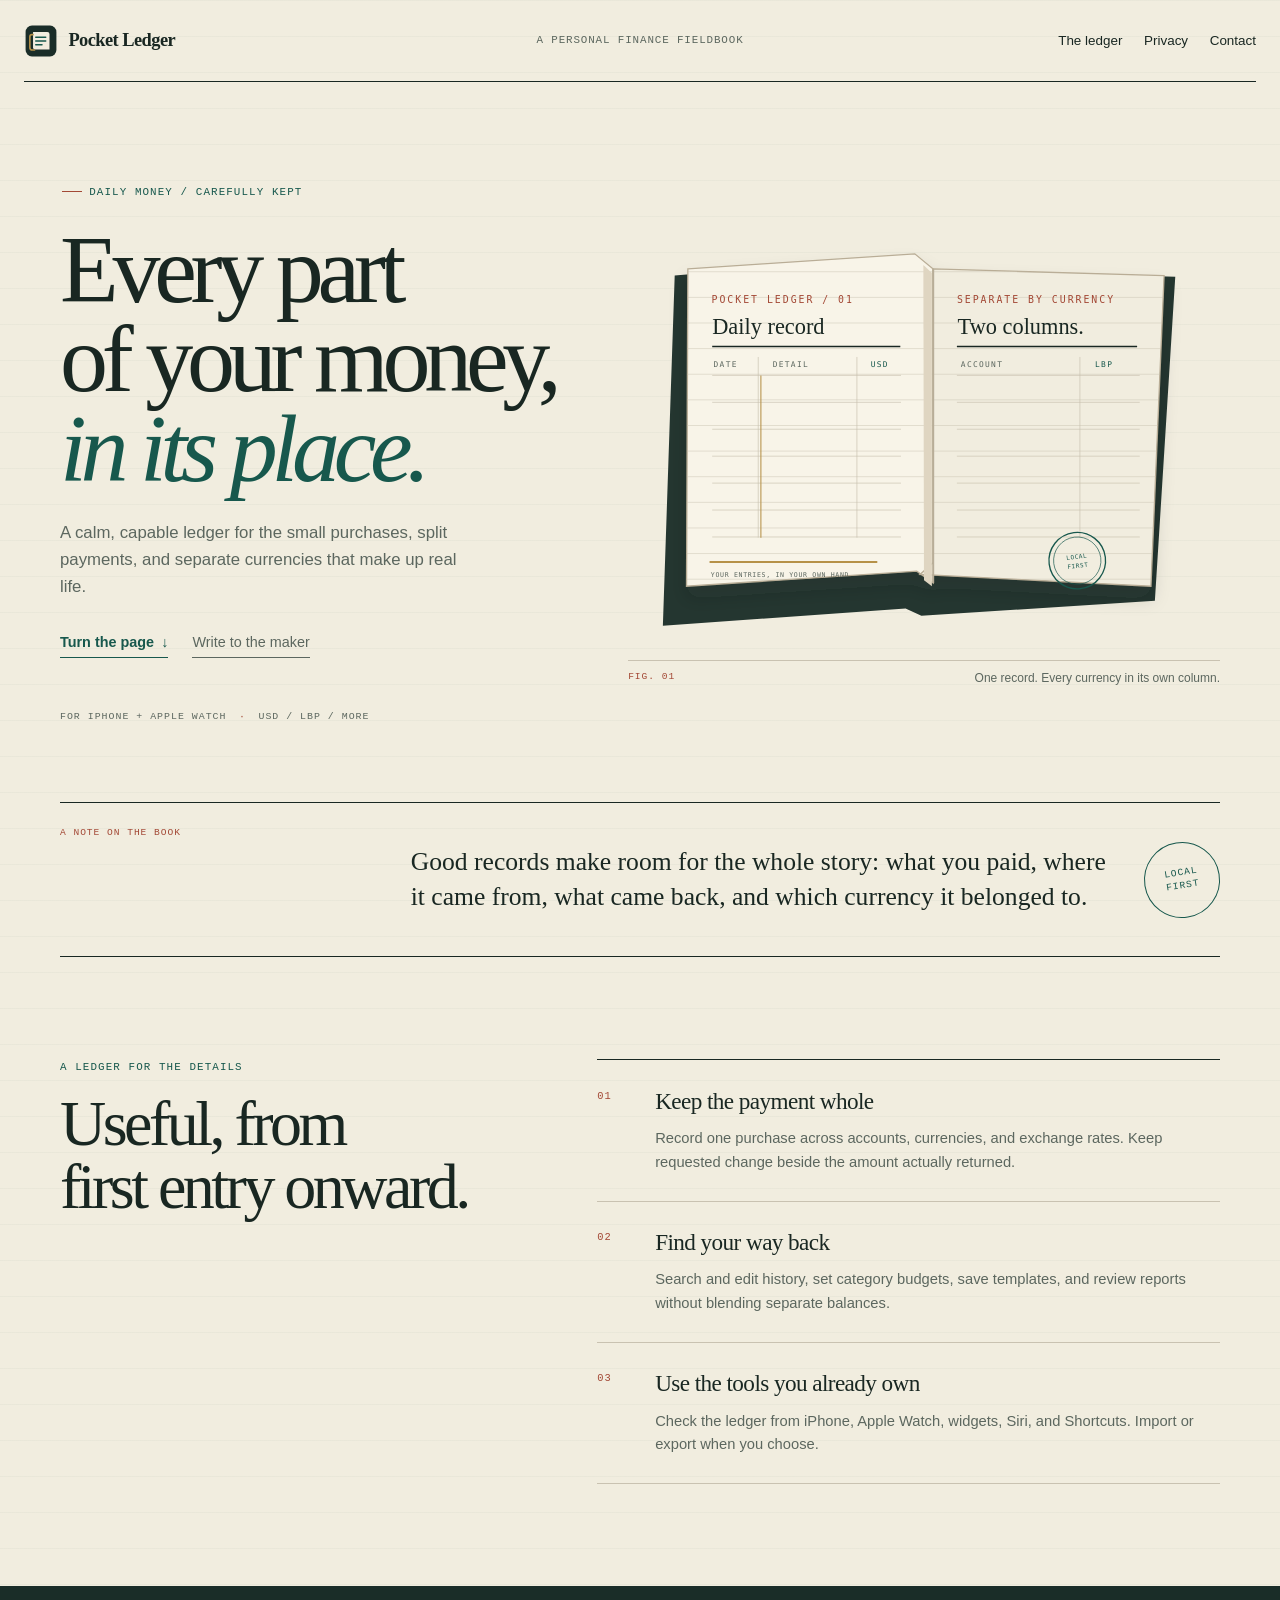
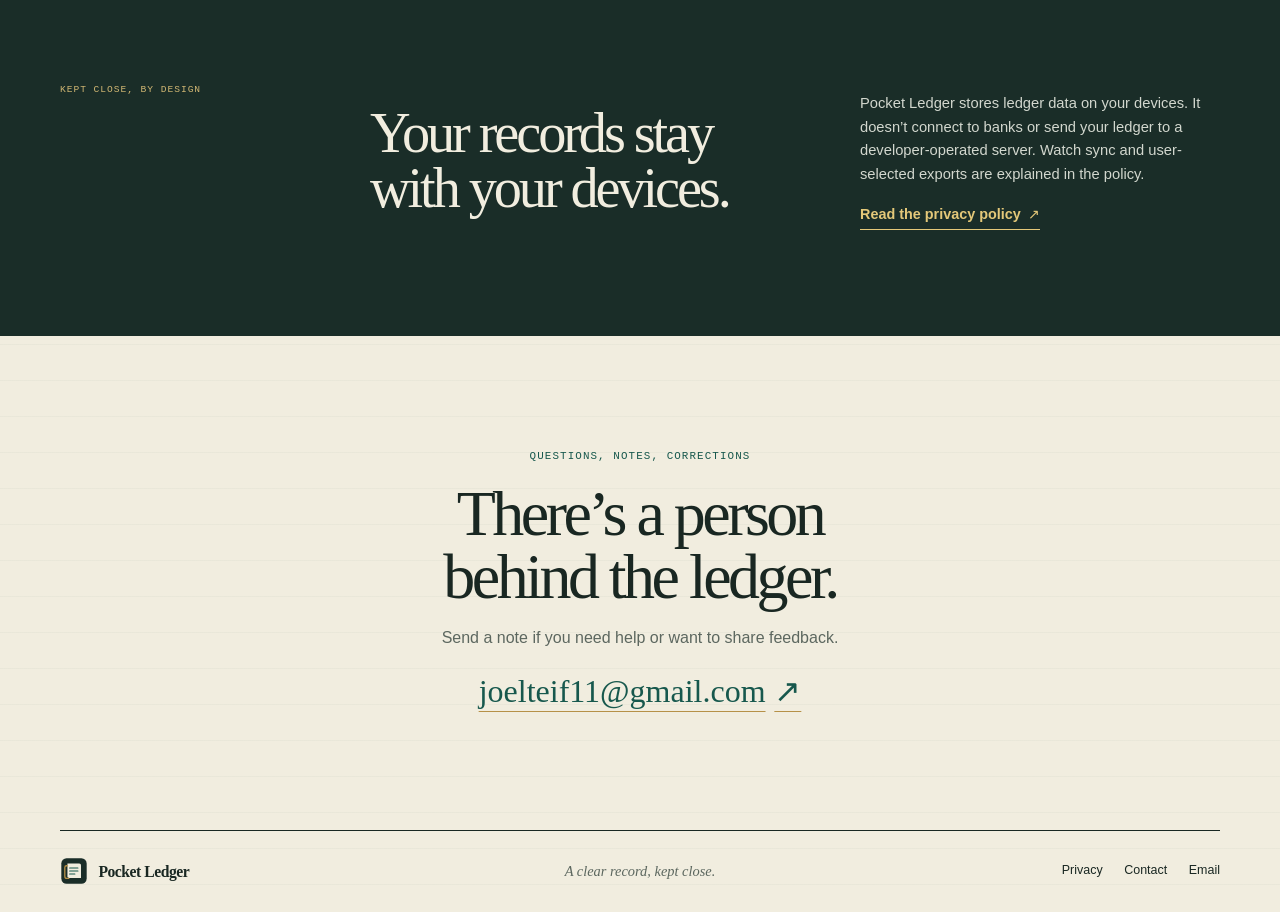
<file: docs/index.html>
<!doctype html>
<html lang="en">
  <head>
    <meta charset="utf-8">
    <meta name="viewport" content="width=device-width, initial-scale=1">
    <meta name="theme-color" content="#f1eddf">
    <meta name="description" content="Pocket Ledger is a local-first personal finance ledger for iPhone and Apple Watch. Keep accounts, spending, and receipts in one clear record.">
    <title>Pocket Ledger — A clear record of your money</title>
    <link rel="stylesheet" href="./styles.css">
    <link rel="icon" href="./mark.svg" type="image/svg+xml">
  </head>
  <body>
    <a class="skip-link" href="#main">Skip to content</a>
    <header class="masthead">
      <a class="wordmark" href="./" aria-label="Pocket Ledger home">
        <img src="./mark.svg" alt="" width="34" height="34">
        <span>Pocket Ledger</span>
      </a>
      <p class="masthead-note">A personal finance fieldbook</p>
      <nav aria-label="Main navigation">
        <a href="#how-it-works">The ledger</a>
        <a href="./privacy/">Privacy</a>
        <a href="./support/">Contact</a>
      </nav>
    </header>

    <main id="main">
      <section class="hero page-frame" aria-labelledby="hero-title">
        <div class="hero-copy">
          <p class="overline"><span class="overline-mark"></span> Daily money / carefully kept</p>
          <h1 id="hero-title">Every part<br>of your money,<br><em>in its place.</em></h1>
          <p class="hero-description">A calm, capable ledger for the small purchases, split payments, and separate currencies that make up real life.</p>
          <div class="hero-links">
            <a class="text-action" href="#how-it-works">Turn the page <span aria-hidden="true">↓</span></a>
            <a class="quiet-action" href="mailto:joelteif11@gmail.com">Write to the maker</a>
          </div>
          <p class="hero-footnote">FOR IPHONE + APPLE WATCH <span>·</span> USD / LBP / MORE</p>
        </div>
        <figure class="folio-figure">
          <img src="./folio.svg" alt="An illustrated open ledger with separate USD and LBP columns, drawn on warm paper.">
          <figcaption><span>FIG. 01</span> One record. Every currency in its own column.</figcaption>
        </figure>
      </section>

      <section class="manifesto page-frame" aria-label="Pocket Ledger principles">
        <span class="section-index">A NOTE ON THE BOOK</span>
        <p>Good records make room for the whole story: what you paid, where it came from, what came back, and which currency it belonged to.</p>
        <span class="manifesto-stamp">LOCAL<br>FIRST</span>
      </section>

      <section class="features page-frame" id="how-it-works" aria-labelledby="features-title">
        <div class="section-heading">
          <p class="overline">A ledger for the details</p>
          <h2 id="features-title">Useful, from<br>first entry onward.</h2>
        </div>
        <div class="feature-list">
          <article class="feature-row">
            <span class="feature-number">01</span>
            <h3>Keep the payment whole</h3>
            <p>Record one purchase across accounts, currencies, and exchange rates. Keep requested change beside the amount actually returned.</p>
          </article>
          <article class="feature-row">
            <span class="feature-number">02</span>
            <h3>Find your way back</h3>
            <p>Search and edit history, set category budgets, save templates, and review reports without blending separate balances.</p>
          </article>
          <article class="feature-row">
            <span class="feature-number">03</span>
            <h3>Use the tools you already own</h3>
            <p>Check the ledger from iPhone, Apple Watch, widgets, Siri, and Shortcuts. Import or export when you choose.</p>
          </article>
        </div>
      </section>

      <section class="privacy-strip" aria-labelledby="privacy-title">
        <div class="privacy-inner page-frame">
          <p class="section-index">KEPT CLOSE, BY DESIGN</p>
          <h2 id="privacy-title">Your records stay<br>with your devices.</h2>
          <div class="privacy-copy">
            <p>Pocket Ledger stores ledger data on your devices. It doesn’t connect to banks or send your ledger to a developer-operated server. Watch sync and user-selected exports are explained in the policy.</p>
            <a class="text-action" href="./privacy/">Read the privacy policy <span aria-hidden="true">↗</span></a>
          </div>
        </div>
      </section>

      <section class="closing page-frame" aria-labelledby="closing-title">
        <p class="overline">Questions, notes, corrections</p>
        <h2 id="closing-title">There’s a person<br>behind the ledger.</h2>
        <p>Send a note if you need help or want to share feedback.</p>
        <a class="email-link" href="mailto:joelteif11@gmail.com">joelteif11@gmail.com <span aria-hidden="true">↗</span></a>
      </section>
    </main>

    <footer class="site-footer page-frame">
      <a class="wordmark" href="./"><img src="./mark.svg" alt="" width="28" height="28"><span>Pocket Ledger</span></a>
      <span class="footer-motto">A clear record, kept close.</span>
      <nav aria-label="Footer navigation">
        <a href="./privacy/">Privacy</a>
        <a href="./support/">Contact</a>
        <a href="mailto:joelteif11@gmail.com">Email</a>
      </nav>
    </footer>
  </body>
</html>
</file>
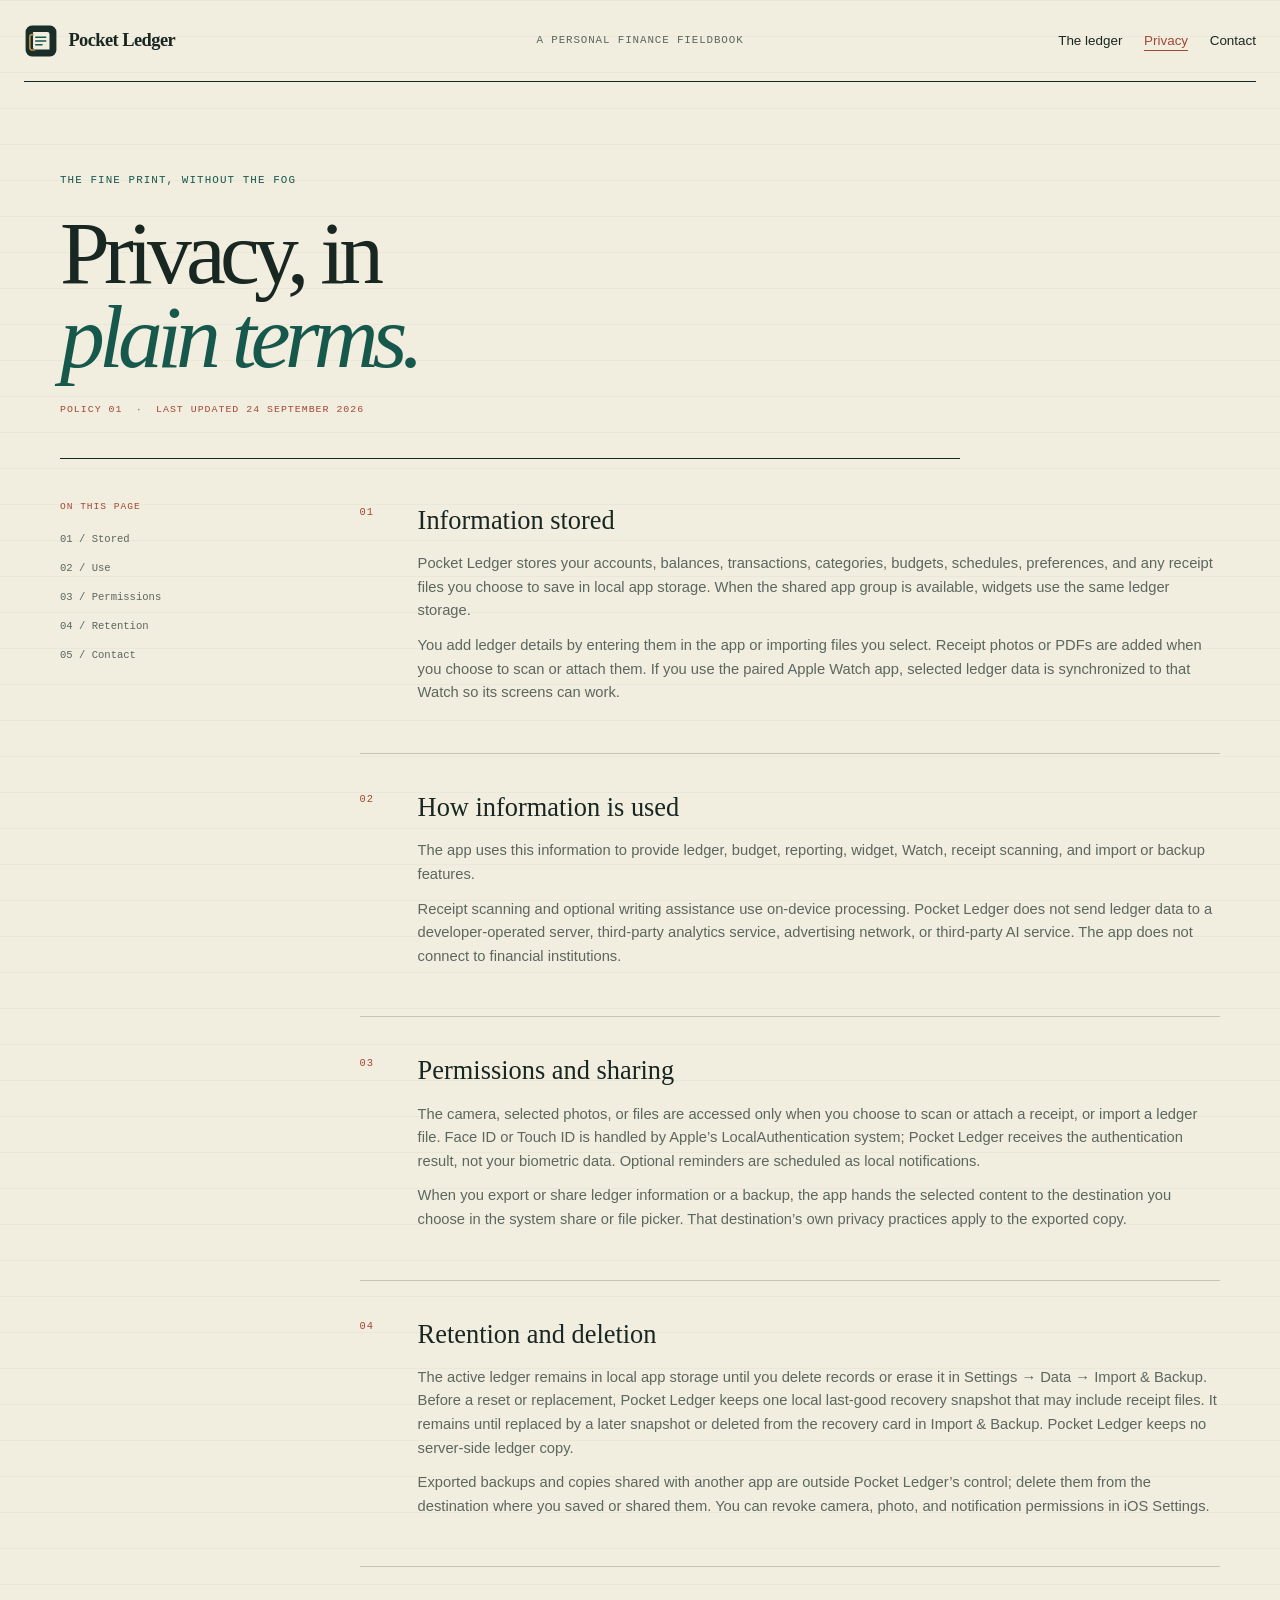
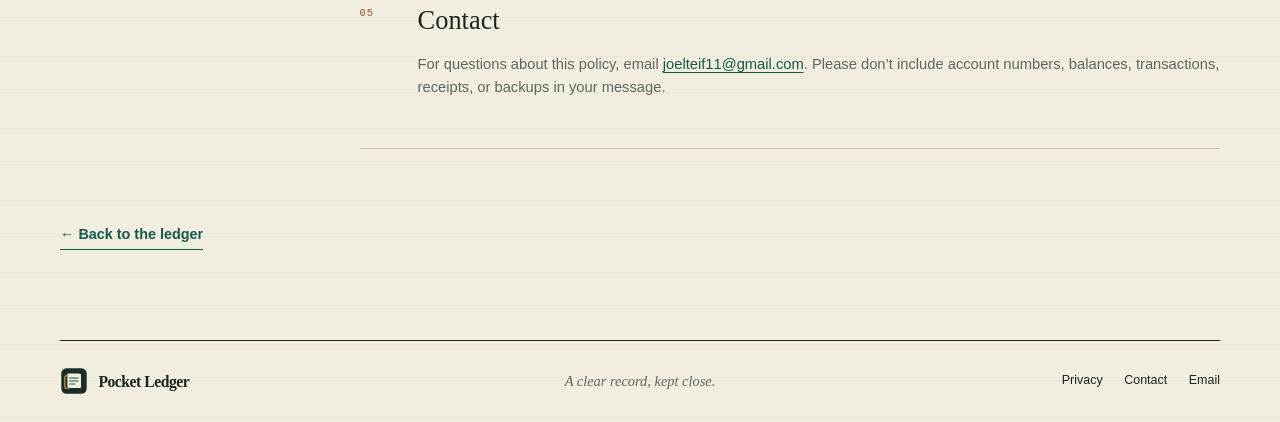
<file: docs/privacy/index.html>
<!doctype html>
<html lang="en">
  <head>
    <meta charset="utf-8">
    <meta name="viewport" content="width=device-width, initial-scale=1">
    <meta name="theme-color" content="#f1eddf">
    <meta name="description" content="Pocket Ledger privacy policy: how ledger data, receipts, permissions, exports, and deletion work.">
    <title>Privacy — Pocket Ledger</title>
    <link rel="stylesheet" href="../styles.css">
    <link rel="icon" href="../mark.svg" type="image/svg+xml">
  </head>
  <body>
    <a class="skip-link" href="#main">Skip to content</a>
    <header class="masthead">
      <a class="wordmark" href="../" aria-label="Pocket Ledger home"><img src="../mark.svg" alt="" width="34" height="34"><span>Pocket Ledger</span></a>
      <p class="masthead-note">A personal finance fieldbook</p>
      <nav aria-label="Main navigation"><a href="../#how-it-works">The ledger</a><a href="./" aria-current="page">Privacy</a><a href="../support/">Contact</a></nav>
    </header>
    <main class="document page-frame" id="main">
      <header class="document-heading">
        <p class="overline">The fine print, without the fog</p>
        <h1>Privacy, in<br><em>plain terms.</em></h1>
        <p class="document-date">POLICY 01 <span>·</span> LAST UPDATED 24 SEPTEMBER 2026</p>
      </header>
      <div class="policy-layout">
        <nav class="contents" aria-label="Policy sections">
          <span class="section-index">ON THIS PAGE</span>
          <a href="#stored">01 / Stored</a>
          <a href="#use">02 / Use</a>
          <a href="#sharing">03 / Permissions</a>
          <a href="#retention">04 / Retention</a>
          <a href="#contact">05 / Contact</a>
        </nav>
        <article class="policy-copy">
          <section id="stored">
            <span class="feature-number">01</span>
            <div><h2>Information stored</h2>
              <p>Pocket Ledger stores your accounts, balances, transactions, categories, budgets, schedules, preferences, and any receipt files you choose to save in local app storage. When the shared app group is available, widgets use the same ledger storage.</p>
              <p>You add ledger details by entering them in the app or importing files you select. Receipt photos or PDFs are added when you choose to scan or attach them. If you use the paired Apple Watch app, selected ledger data is synchronized to that Watch so its screens can work.</p>
            </div>
          </section>
          <section id="use">
            <span class="feature-number">02</span>
            <div><h2>How information is used</h2>
              <p>The app uses this information to provide ledger, budget, reporting, widget, Watch, receipt scanning, and import or backup features.</p>
              <p>Receipt scanning and optional writing assistance use on-device processing. Pocket Ledger does not send ledger data to a developer-operated server, third-party analytics service, advertising network, or third-party AI service. The app does not connect to financial institutions.</p>
            </div>
          </section>
          <section id="sharing">
            <span class="feature-number">03</span>
            <div><h2>Permissions and sharing</h2>
              <p>The camera, selected photos, or files are accessed only when you choose to scan or attach a receipt, or import a ledger file. Face ID or Touch ID is handled by Apple’s LocalAuthentication system; Pocket Ledger receives the authentication result, not your biometric data. Optional reminders are scheduled as local notifications.</p>
              <p>When you export or share ledger information or a backup, the app hands the selected content to the destination you choose in the system share or file picker. That destination’s own privacy practices apply to the exported copy.</p>
            </div>
          </section>
          <section id="retention">
            <span class="feature-number">04</span>
            <div><h2>Retention and deletion</h2>
              <p>The active ledger remains in local app storage until you delete records or erase it in Settings → Data → Import &amp; Backup. Before a reset or replacement, Pocket Ledger keeps one local last-good recovery snapshot that may include receipt files. It remains until replaced by a later snapshot or deleted from the recovery card in Import &amp; Backup. Pocket Ledger keeps no server-side ledger copy.</p>
              <p>Exported backups and copies shared with another app are outside Pocket Ledger’s control; delete them from the destination where you saved or shared them. You can revoke camera, photo, and notification permissions in iOS Settings.</p>
            </div>
          </section>
          <section id="contact">
            <span class="feature-number">05</span>
            <div><h2>Contact</h2>
              <p>For questions about this policy, email <a href="mailto:joelteif11@gmail.com">joelteif11@gmail.com</a>. Please don’t include account numbers, balances, transactions, receipts, or backups in your message.</p>
            </div>
          </section>
        </article>
      </div>
      <p class="back-link"><a class="text-action" href="../">← Back to the ledger</a></p>
    </main>
    <footer class="site-footer page-frame">
      <a class="wordmark" href="../"><img src="../mark.svg" alt="" width="28" height="28"><span>Pocket Ledger</span></a>
      <span class="footer-motto">A clear record, kept close.</span>
      <nav aria-label="Footer navigation"><a href="./">Privacy</a><a href="../support/">Contact</a><a href="mailto:joelteif11@gmail.com">Email</a></nav>
    </footer>
  </body>
</html>
</file>
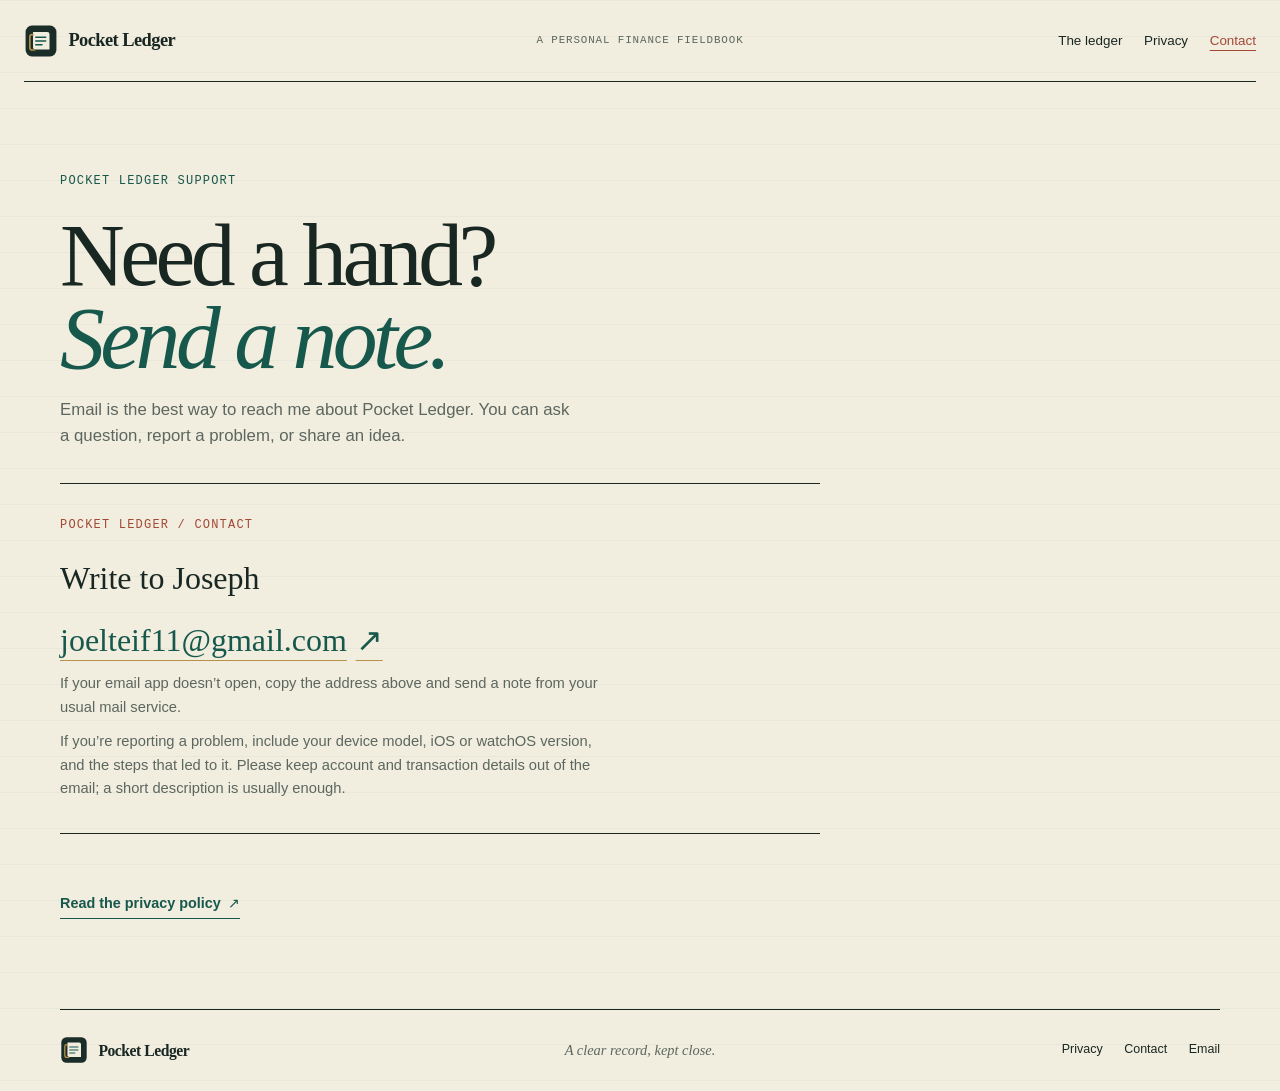
<file: docs/support/index.html>
<!doctype html>
<html lang="en">
  <head>
    <meta charset="utf-8">
    <meta name="viewport" content="width=device-width, initial-scale=1">
    <meta name="theme-color" content="#f1eddf">
    <meta name="description" content="Contact Pocket Ledger support by email.">
    <title>Contact — Pocket Ledger</title>
    <link rel="stylesheet" href="../styles.css">
    <link rel="icon" href="../mark.svg" type="image/svg+xml">
  </head>
  <body>
    <a class="skip-link" href="#main">Skip to content</a>
    <header class="masthead">
      <a class="wordmark" href="../" aria-label="Pocket Ledger home"><img src="../mark.svg" alt="" width="34" height="34"><span>Pocket Ledger</span></a>
      <p class="masthead-note">A personal finance fieldbook</p>
      <nav aria-label="Main navigation"><a href="../#how-it-works">The ledger</a><a href="../privacy/">Privacy</a><a href="./" aria-current="page">Contact</a></nav>
    </header>
    <main class="document contact-page page-frame" id="main">
      <header class="document-heading">
        <p class="overline">Pocket Ledger support</p>
        <h1>Need a hand?<br><em>Send a note.</em></h1>
        <p class="document-intro">Email is the best way to reach me about Pocket Ledger. You can ask a question, report a problem, or share an idea.</p>
      </header>
      <section class="contact-sheet" aria-labelledby="email-heading">
        <span class="section-index">POCKET LEDGER / CONTACT</span>
        <h2 id="email-heading">Write to Joseph</h2>
        <a class="email-link" href="mailto:joelteif11@gmail.com?subject=Pocket%20Ledger%20support">joelteif11@gmail.com <span aria-hidden="true">↗</span></a>
        <p class="email-fallback">If your email app doesn’t open, copy the address above and send a note from your usual mail service.</p>
        <p>If you’re reporting a problem, include your device model, iOS or watchOS version, and the steps that led to it. Please keep account and transaction details out of the email; a short description is usually enough.</p>
      </section>
      <p class="back-link"><a class="text-action" href="../privacy/">Read the privacy policy <span aria-hidden="true">↗</span></a></p>
    </main>
    <footer class="site-footer page-frame">
      <a class="wordmark" href="../"><img src="../mark.svg" alt="" width="28" height="28"><span>Pocket Ledger</span></a>
      <span class="footer-motto">A clear record, kept close.</span>
      <nav aria-label="Footer navigation"><a href="../privacy/">Privacy</a><a href="./">Contact</a><a href="mailto:joelteif11@gmail.com?subject=Pocket%20Ledger%20support">Email</a></nav>
    </footer>
  </body>
</html>
</file>
<file: docs/styles.css>
:root {
  color-scheme: light dark;
  font-family: -apple-system, BlinkMacSystemFont, "Segoe UI", sans-serif;
  font-synthesis: none;
  text-rendering: optimizeLegibility;
  --paper: #f1eddf;
  --paper-deep: #e6deca;
  --ink: #192722;
  --muted: #5c675f;
  --line: #c9c2b1;
  --green: #17584d;
  --green-light: #d9e3d1;
  --gold: #b69148;
  --red: #a34835;
  --deep: #1a2d28;
  --serif: "Iowan Old Style", "Palatino Linotype", "Book Antiqua", Georgia, serif;
  --mono: "SFMono-Regular", Consolas, "Liberation Mono", monospace;
}

* { box-sizing: border-box; }
html { scroll-behavior: smooth; }
body {
  margin: 0;
  background-color: var(--paper);
  background-image: linear-gradient(to bottom, rgb(25 39 34 / 3%) 1px, transparent 1px);
  background-size: 100% 36px;
  color: var(--ink);
  line-height: 1.6;
}
a { color: var(--green); text-underline-offset: 0.22em; }
a:hover { color: var(--red); }
a:focus-visible { outline: 2px solid var(--red); outline-offset: 4px; }
.skip-link { position: absolute; z-index: 3; top: -4rem; left: 1rem; padding: 0.7rem 1rem; background: var(--paper); color: var(--ink); }
.skip-link:focus { top: 1rem; }
.page-frame { width: min(1160px, calc(100% - 3rem)); margin-inline: auto; }
.masthead { width: min(1320px, calc(100% - 3rem)); min-height: 82px; margin-inline: auto; display: grid; grid-template-columns: 1fr 1fr 1fr; align-items: center; border-bottom: 1px solid var(--ink); }
.wordmark { display: inline-flex; width: max-content; align-items: center; gap: 0.65rem; color: var(--ink); font-family: var(--serif); font-size: 1.15rem; font-weight: 700; text-decoration: none; letter-spacing: -0.03em; }
.wordmark img { display: block; }
.masthead-note { margin: 0; text-align: center; color: var(--muted); font-family: var(--mono); font-size: 0.68rem; letter-spacing: 0.08em; text-transform: uppercase; }
.masthead nav, .site-footer nav { display: flex; justify-content: flex-end; gap: 1.35rem; }
.masthead nav a, .site-footer nav a { color: var(--ink); text-decoration: none; font-size: 0.84rem; }
.masthead nav a[aria-current="page"] { color: var(--red); text-decoration: underline; text-decoration-thickness: 1px; text-underline-offset: 0.35em; }
.masthead nav a:hover, .site-footer nav a:hover { color: var(--red); }
.overline, .section-index, .document-date, .hero-footnote, .feature-number, .folio-figure figcaption span {
  font-family: var(--mono); font-size: 0.68rem; letter-spacing: 0.1em; text-transform: uppercase;
}
.overline { margin: 0 0 1.45rem; color: var(--green); }
.overline-mark { display: inline-block; width: 1.25rem; height: 1px; margin: 0 0 0.22rem 0.1rem; background: var(--red); }
.hero { display: grid; grid-template-columns: 0.92fr 1.08fr; align-items: center; gap: clamp(2rem, 5vw, 5rem); padding-block: clamp(4rem, 8vw, 7rem) clamp(3rem, 6vw, 5rem); }
.hero h1, .document-heading h1 { margin: 0; font-family: var(--serif); font-size: clamp(3.7rem, 7.5vw, 7rem); font-weight: 500; line-height: 0.93; letter-spacing: -0.065em; }
.hero h1 em, .document-heading h1 em { color: var(--green); font-weight: 400; }
.hero-description { max-width: 420px; margin: 1.7rem 0 0; color: var(--muted); font-size: 1.05rem; }
.hero-links { display: flex; flex-wrap: wrap; align-items: baseline; gap: 1.5rem; margin-top: 1.9rem; }
.text-action, .quiet-action { display: inline-flex; align-items: baseline; gap: 0.45rem; padding-bottom: 0.2rem; border-bottom: 1px solid currentColor; color: var(--green); text-decoration: none; font-size: 0.9rem; font-weight: 650; }
.quiet-action { color: var(--muted); font-weight: 500; }
.text-action:hover, .quiet-action:hover { color: var(--red); }
.hero-footnote { margin: 3.2rem 0 0; color: var(--muted); font-size: 0.62rem; }
.hero-footnote span { padding-inline: 0.35rem; color: var(--red); }
.folio-figure { margin: 0; }
.folio-figure img { display: block; width: 100%; height: auto; }
.folio-figure figcaption { display: flex; justify-content: space-between; gap: 1rem; margin-top: 0.7rem; padding-top: 0.55rem; border-top: 1px solid var(--line); color: var(--muted); font-size: 0.75rem; }
.folio-figure figcaption span { color: var(--red); font-size: 0.6rem; }
.manifesto { min-height: 155px; display: grid; grid-template-columns: 1fr 2.2fr auto; align-items: center; gap: 2rem; border-block: 1px solid var(--ink); }
.section-index { align-self: start; padding-top: 1.4rem; color: var(--red); font-size: 0.6rem; }
.manifesto > p { max-width: 720px; margin: 1.3rem 0; font-family: var(--serif); font-size: clamp(1.2rem, 2vw, 1.75rem); line-height: 1.35; }
.manifesto-stamp { width: 76px; height: 76px; display: grid; place-content: center; border: 1px solid var(--green); border-radius: 50%; color: var(--green); text-align: center; font-family: var(--mono); font-size: 0.6rem; line-height: 1.35; letter-spacing: 0.1em; transform: rotate(-9deg); }
.features { display: grid; grid-template-columns: 0.85fr 1.15fr; gap: clamp(2rem, 6vw, 7rem); padding-block: clamp(4rem, 8vw, 7rem); }
.section-heading .overline { margin-bottom: 1rem; }
.section-heading h2, .privacy-inner h2, .closing h2 { margin: 0; font-family: var(--serif); font-size: clamp(2.7rem, 5vw, 4.8rem); font-weight: 500; line-height: 0.98; letter-spacing: -0.055em; }
.feature-list { border-top: 1px solid var(--ink); }
.feature-row { display: grid; grid-template-columns: 42px 1fr; column-gap: 1rem; padding: 1.4rem 0 1.65rem; border-bottom: 1px solid var(--line); }
.feature-number { grid-row: span 2; padding-top: 0.3rem; color: var(--red); font-size: 0.65rem; }
.feature-row h3 { margin: 0; font-family: var(--serif); font-size: 1.45rem; font-weight: 500; letter-spacing: -0.025em; }
.feature-row p { max-width: 540px; margin: 0.45rem 0 0; color: var(--muted); font-size: 0.92rem; }
.privacy-strip { background: var(--deep); color: var(--paper); }
.privacy-inner { min-height: 350px; display: grid; grid-template-columns: 0.75fr 1.25fr 1fr; align-items: center; gap: 2.5rem; padding-block: 4rem; }
.privacy-inner .section-index { align-self: start; color: #d1b773; }
.privacy-inner h2 { font-size: clamp(2.5rem, 4.4vw, 4.3rem); }
.privacy-copy { max-width: 360px; }
.privacy-copy p { margin-top: 0; color: #d2d7ce; font-size: 0.92rem; }
.privacy-copy .text-action { color: #e4c879; }
.closing { padding-block: clamp(4.5rem, 9vw, 7rem); text-align: center; }
.closing .overline { margin-bottom: 1.1rem; }
.closing h2 { max-width: 650px; margin-inline: auto; }
.closing > p:not(.overline) { margin: 1rem 0; color: var(--muted); }
.email-link { display: inline-flex; align-items: center; gap: 0.55rem; color: var(--green); font-family: var(--serif); font-size: clamp(1.4rem, 3vw, 2rem); text-decoration-color: var(--gold); text-decoration-thickness: 1px; text-underline-offset: 0.28em; }
.email-link:hover { color: var(--red); }
.site-footer { min-height: 82px; display: grid; grid-template-columns: 1fr 1fr 1fr; align-items: center; border-top: 1px solid var(--ink); }
.site-footer .wordmark { font-size: 0.98rem; }
.footer-motto { color: var(--muted); text-align: center; font-family: var(--serif); font-style: italic; font-size: 0.9rem; }
.site-footer nav a { font-size: 0.78rem; }

.document { padding-block: clamp(3.5rem, 7vw, 6rem); }
.document-heading { max-width: 900px; padding-bottom: 2.5rem; border-bottom: 1px solid var(--ink); }
.document-heading h1 { font-size: clamp(3.5rem, 7vw, 6.2rem); }
.document-heading .overline { margin-bottom: 1.4rem; }
.contact-page .overline, .contact-page .section-index { font-size: 0.75rem; }
.contact-page .document-heading h1 { letter-spacing: -0.05em; }
.document-date { margin: 1.5rem 0 0; color: var(--red); font-size: 0.62rem; }
.document-date span { padding-inline: 0.4rem; }
.policy-layout { display: grid; grid-template-columns: 210px 1fr; gap: clamp(2rem, 7vw, 7rem); padding-top: 2.5rem; }
.contents { height: max-content; display: grid; gap: 0.75rem; position: sticky; top: 1.5rem; }
.contents .section-index { padding: 0 0 0.3rem; }
.contents a { color: var(--muted); text-decoration: none; font-family: var(--mono); font-size: 0.66rem; }
.contents a:hover { color: var(--red); }
.policy-copy section { display: grid; grid-template-columns: 42px 1fr; gap: 1rem; padding: 0 0 2rem; margin-bottom: 2rem; border-bottom: 1px solid var(--line); scroll-margin-top: 2rem; }
.policy-copy .feature-number { padding-top: 0.35rem; }
.policy-copy h2, .contact-sheet h2 { margin: 0; font-family: var(--serif); font-size: 1.65rem; font-weight: 500; }
.policy-copy p, .contact-sheet p { margin: 0.7rem 0 0; color: var(--muted); font-size: 0.92rem; }
.policy-copy a { color: var(--green); }
.back-link { margin: 2.5rem 0 0; }
.document-intro { max-width: 520px; color: var(--muted); font-size: 1.05rem; }
.contact-page .document-heading { border-bottom: 0; padding-bottom: 1rem; }
.contact-sheet { max-width: 760px; padding: 2rem 0; border-block: 1px solid var(--ink); }
.contact-sheet .section-index { display: block; padding: 0; margin-bottom: 1.1rem; }
.contact-sheet h2 { font-size: 2rem; }
.contact-sheet .email-link { margin-top: 0.7rem; }
.contact-sheet .email-fallback { margin-top: 0.35rem; }
.contact-sheet p { max-width: 550px; }
.contact-page .back-link { padding-top: 1rem; }

@media (max-width: 800px) {
  .masthead { grid-template-columns: 1fr auto; min-height: 78px; }
  .masthead-note { display: none; }
  .hero { grid-template-columns: 1fr; gap: 2.3rem; }
  .hero-copy { max-width: 630px; }
  .folio-figure { max-width: 700px; margin-left: auto; }
  .manifesto { grid-template-columns: 1fr auto; gap: 0 1rem; padding-block: 1rem; }
  .manifesto .section-index { grid-column: 1; padding-top: 0.3rem; }
  .manifesto > p { grid-column: 1; margin-top: 0.5rem; }
  .manifesto-stamp { grid-column: 2; grid-row: 1 / span 2; }
  .features { grid-template-columns: 1fr; gap: 2rem; }
  .section-heading h2 br { display: none; }
  .privacy-inner { min-height: 0; grid-template-columns: 1fr 1fr; gap: 1.4rem 2rem; }
  .privacy-inner .section-index { grid-column: 1 / -1; }
  .privacy-copy { max-width: 520px; }
  .policy-layout { grid-template-columns: 1fr; gap: 2rem; }
  .contents { position: static; grid-template-columns: repeat(2, max-content); column-gap: 1.25rem; }
  .contents .section-index { grid-column: 1 / -1; }
}
@media (max-width: 560px) {
  .page-frame { width: calc(100% - 2rem); }
  .masthead { width: calc(100% - 2rem); grid-template-columns: 1fr; gap: 0.55rem; padding-block: 0.8rem; }
  .masthead nav { justify-content: flex-start; gap: 1rem; }
  .masthead nav a { font-size: 0.78rem; }
  .hero { padding-block: 3.4rem 2.7rem; }
  .hero h1 { font-size: clamp(3.3rem, 15vw, 5rem); }
  .hero-footnote { margin-top: 2rem; font-size: 0.56rem; }
  .folio-figure figcaption { flex-direction: column; gap: 0.15rem; }
  .manifesto { min-height: 0; }
  .manifesto-stamp { width: 62px; height: 62px; font-size: 0.52rem; }
  .privacy-inner { grid-template-columns: 1fr; padding-block: 3rem; }
  .privacy-inner .section-index { grid-column: auto; }
  .site-footer { grid-template-columns: 1fr auto; gap: 0.7rem; padding-block: 1rem; }
  .footer-motto { display: none; }
  .site-footer nav { gap: 0.85rem; }
  .site-footer nav a { font-size: 0.72rem; }
  .document { padding-top: 3rem; }
  .document-heading h1 { font-size: clamp(3.3rem, 15vw, 5rem); }
  .contents { grid-template-columns: 1fr 1fr; }
  .policy-copy section { grid-template-columns: 30px 1fr; gap: 0.7rem; }
  .contact-sheet .email-link { font-size: clamp(1.2rem, 6vw, 1.6rem); }
}
@media (prefers-reduced-motion: reduce) {
  html { scroll-behavior: auto; }
  *, *::before, *::after { animation-duration: 0.01ms !important; transition-duration: 0.01ms !important; }
}
@media (prefers-color-scheme: dark) {
  :root { --paper: #1c2621; --paper-deep: #29362e; --ink: #eee8d9; --muted: #b9c1b8; --line: #49564a; --green: #b5d4b8; --green-light: #293a32; --gold: #dcc47e; --red: #e39477; --deep: #111a16; }
  body { background-image: linear-gradient(to bottom, rgb(238 232 217 / 3%) 1px, transparent 1px); }
  .folio-figure img { filter: brightness(0.9); }
}
@media (forced-colors: active) {
  .manifesto-stamp, .contact-sheet, .feature-row, .policy-copy section { border-color: CanvasText; }
}
</file>
